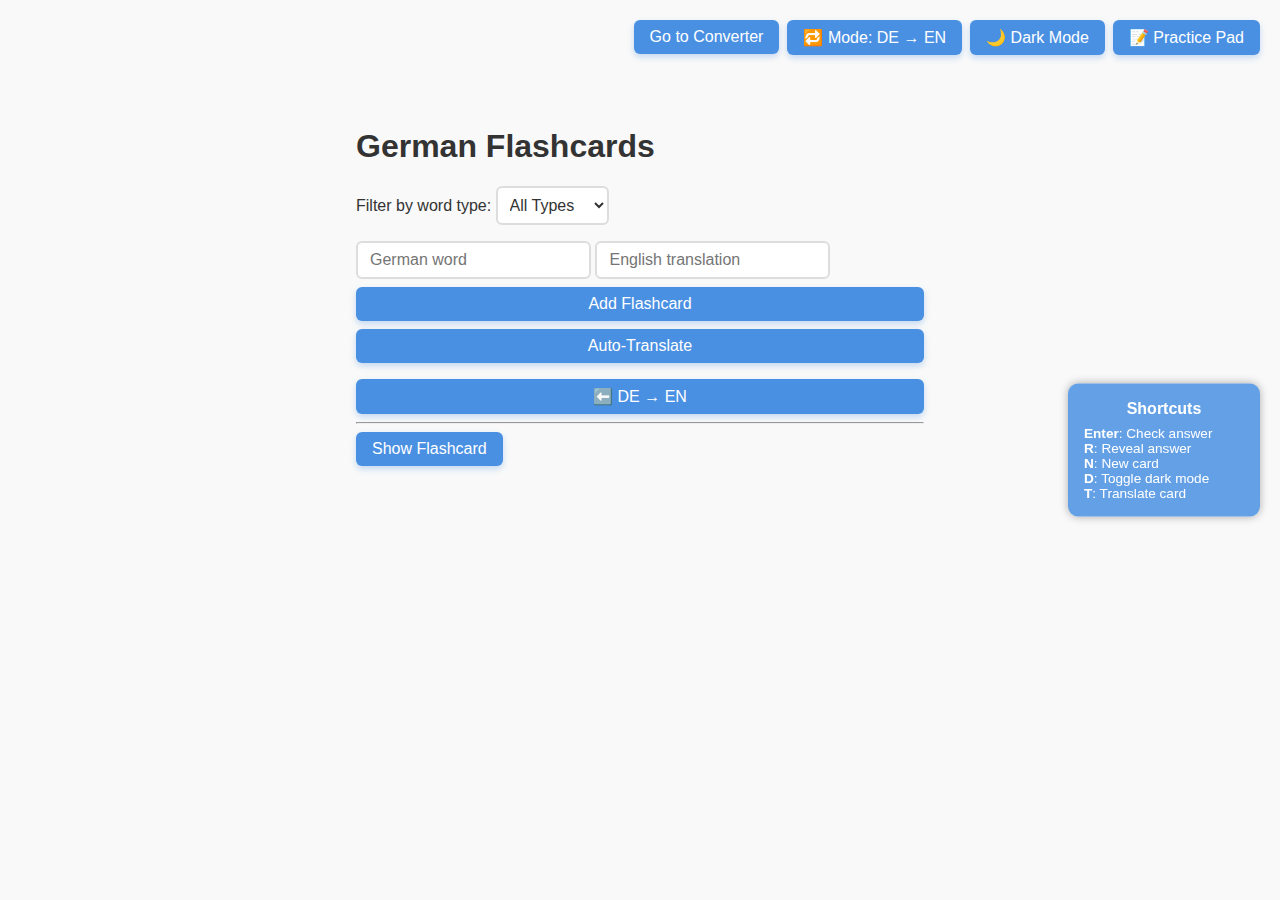
<file: index.html>
<!DOCTYPE html>
<html lang="en">
<head>
  <meta charset="UTF-8" />
  <meta name="viewport" content="width=device-width, initial-scale=1" />
  <title>German Flashcards</title>
  <link rel="stylesheet" href="style.css" />
  <style>
    .top-right-button {
      position: absolute;
      top: 20px;
      right: 20px;
      display: flex;
      gap: 0.5rem;
      z-index: 1000;
    }
    .filter-container {
      margin: 1rem 0;
    }
    select {
      padding: 0.5rem;
      border-radius: 6px;
      border: 2px solid var(--input-border);
      background-color: var(--input-bg);
      color: var(--text-color);
      font-size: 1rem;
    }
    .translate-toggle {
      margin-top: 0.5rem;
    }
  </style>
</head>
<body>
  <div class="top-right-button">
    <a href="converter.html"><button>Go to Converter</button></a>
    <button id="toggleModeBtn" onclick="toggleMode()">🔁 Mode: DE → EN</button>
    <button id="darkModeBtn" onclick="toggleDarkMode()">🌙 Dark Mode</button>
    <a href="practice.html"><button>📝 Practice Pad</button></a>
  </div>

  <div class="container" style="max-width:600px; margin: 5rem auto 2rem auto; padding: 0 1rem;">
    <h1>German Flashcards</h1>

    <div class="filter-container">
      <label for="typeFilter">Filter by word type:</label>
      <select id="typeFilter" onchange="filterFlashcards()">
        <option value="all">All Types</option>
        <option value="noun">Nouns</option>
        <option value="verb">Verbs</option>
        <option value="adjective">Adjectives</option>
        <option value="other">Other</option>
      </select>
    </div>

    <div class="card-input">
      <input type="text" id="german" placeholder="German word" />
      <input type="text" id="english" placeholder="English translation" />
      <div class="button-group" style="margin-top: 0.5rem;">
        <button onclick="addCard()">Add Flashcard</button>
        <button onclick="translateInput()">Auto-Translate</button>
        <button id="translateToggleBtn" class="translate-toggle" onclick="toggleTranslateDirection()">⬅️ DE → EN</button>
      </div>
    </div>

    <hr />

    <div class="practice">
      <button onclick="showRandomCard()">Show Flashcard</button>
      <p id="german-word" class="flashcard-word"></p>

      <div id="answer-mode" style="display: none; margin-top: 1.5rem;">
        <input type="text" id="userInput" placeholder="Type English translation" autocomplete="off" />
        <div class="button-group" style="margin-top: 1rem;">
          <button onclick="checkAnswer()">Check Answer</button>
          <button onclick="showRandomCard()">Next Flashcard</button>
        </div>
        <p id="feedback" style="margin-top: 0.75rem;"></p>
      </div>

      <div id="reveal-mode" style="display: none;">
        <button onclick="revealAnswer()">Reveal Answer</button>
        <p id="english-word"></p>
      </div>
    </div>

    <div id="shortcuts" style="position: fixed; top: 50%; right: 10px; transform: translateY(-50%); background: rgba(74, 144, 226, 0.85); color: white; padding: 1rem; border-radius: 10px; font-family: Arial, sans-serif; font-size: 0.85rem; width: 160px; box-shadow: 0 0 8px rgba(0,0,0,0.3); user-select: none; z-index: 9999;">
      <h3 style="margin-top:0; margin-bottom:0.5rem; font-weight:700; font-size:1rem; text-align:center;">Shortcuts</h3>
      <ul style="list-style:none; padding:0; margin:0;">
        <li><b>Enter</b>: Check answer</li>
        <li><b>R</b>: Reveal answer</li>
        <li><b>N</b>: New card</li>
        <li><b>D</b>: Toggle dark mode</li>
        <li><b>T</b>: Translate card</li>
      </ul>
    </div>
  </div>

  <script src="script.js"></script>
</body>
</html>
</file>
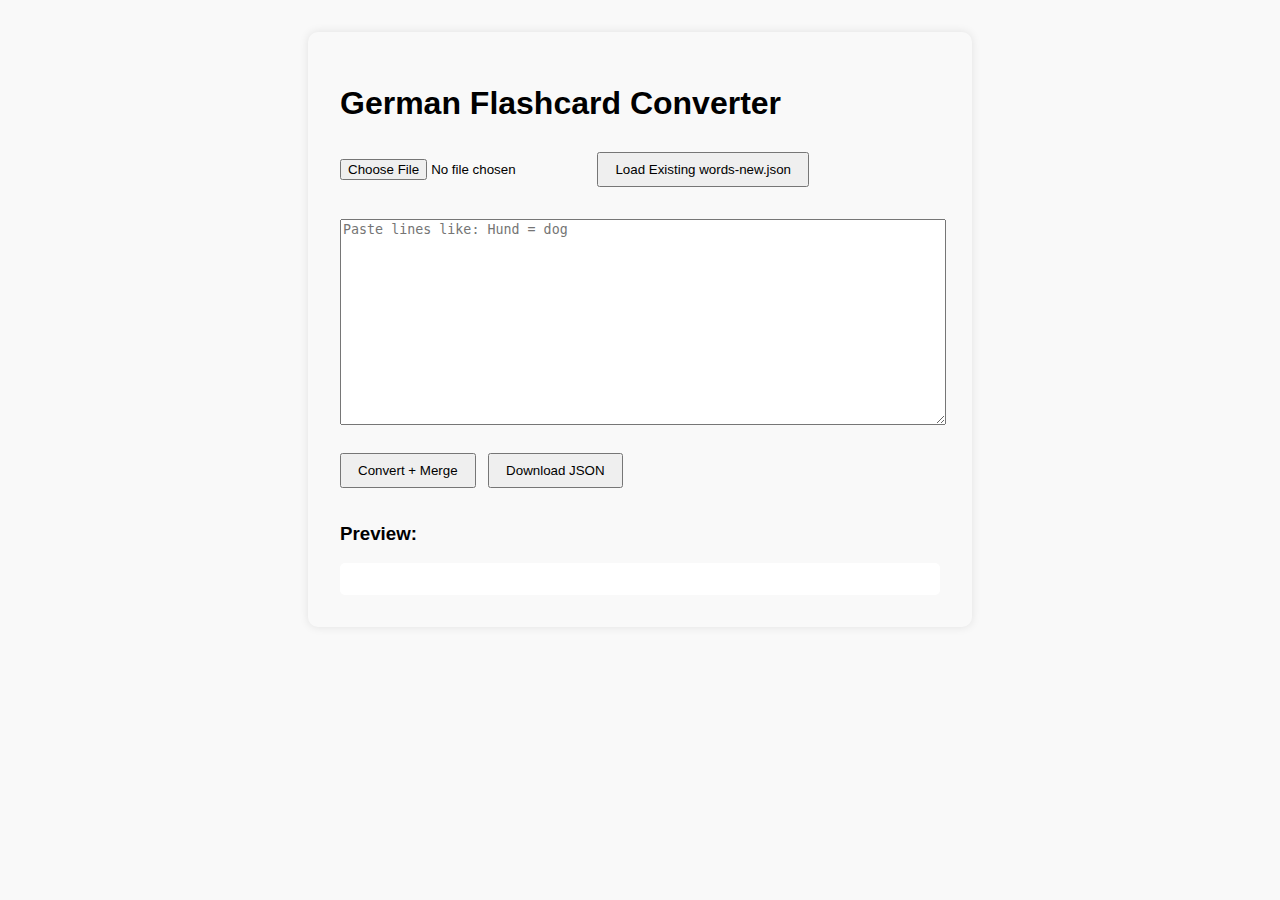
<file: converter.html>
<!DOCTYPE html>
<html lang="en">
<head>
  <meta charset="UTF-8">
  <title>German Flashcard Converter</title>
  <style>
    body {
      font-family: sans-serif;
      max-width: 600px;
      margin: 2rem auto;
      padding: 2rem;
      background: #f9f9f9;
      border-radius: 10px;
      box-shadow: 0 0 10px rgba(0,0,0,0.1);
    }
    textarea {
      width: 100%;
      height: 200px;
      margin: 1rem 0;
    }
    button {
      padding: 0.5rem 1rem;
      margin: 0.5rem 0.5rem 1rem 0;
      cursor: pointer;
    }
    #output {
      white-space: pre;
      background: #fff;
      padding: 1rem;
      border-radius: 5px;
      font-family: monospace;
    }
  </style>
</head>
<body>
  <h1>German Flashcard Converter</h1>

  <input type="file" id="fileInput" accept=".json">
  <button onclick="loadExisting()">Load Existing words-new.json</button>

  <textarea id="inputText" placeholder="Paste lines like: Hund = dog"></textarea>
  <button onclick="convert()">Convert + Merge</button>
  <button onclick="download()">Download JSON</button>

  <h3>Preview:</h3>
  <div id="output"></div>

  <script>
    let existing = [];

    function loadExisting() {
      const file = document.getElementById("fileInput").files[0];
      if (!file) return alert("Select a words-new.json file first.");
      const reader = new FileReader();
      reader.onload = e => {
        try {
          existing = JSON.parse(e.target.result);
          alert(`Loaded ${existing.length} existing flashcards.`);
        } catch {
          alert("Invalid JSON file.");
        }
      };
      reader.readAsText(file);
    }

    function convert() {
      const input = document.getElementById("inputText").value.trim();
      if (!input) return alert("Paste some text first.");

      const lines = input.split("\n");
      const newCards = [];

      for (const line of lines) {
        const [german, english] = line.split("=");
        if (german && english) {
          const g = german.trim();
          const e = english.trim();

          const exists = existing.some(card => card.german.toLowerCase() === g.toLowerCase());
          if (!exists) {
            newCards.push({ german: g, english: e });
          }
        }
      }

      if (newCards.length === 0) {
        alert("No new flashcards to add (all duplicates).");
      } else {
        existing = existing.concat(newCards);
        alert(`Added ${newCards.length} new flashcards.`);
      }

      document.getElementById("output").textContent = JSON.stringify(existing, null, 2);
    }

    function download() {
      if (!existing.length) return alert("Nothing to download.");
      const blob = new Blob([JSON.stringify(existing, null, 2)], { type: "application/json" });
      const a = document.createElement("a");
      a.href = URL.createObjectURL(blob);
      a.download = "words.json";
      a.click();
    }
  </script>
</body>
</html>
</file>
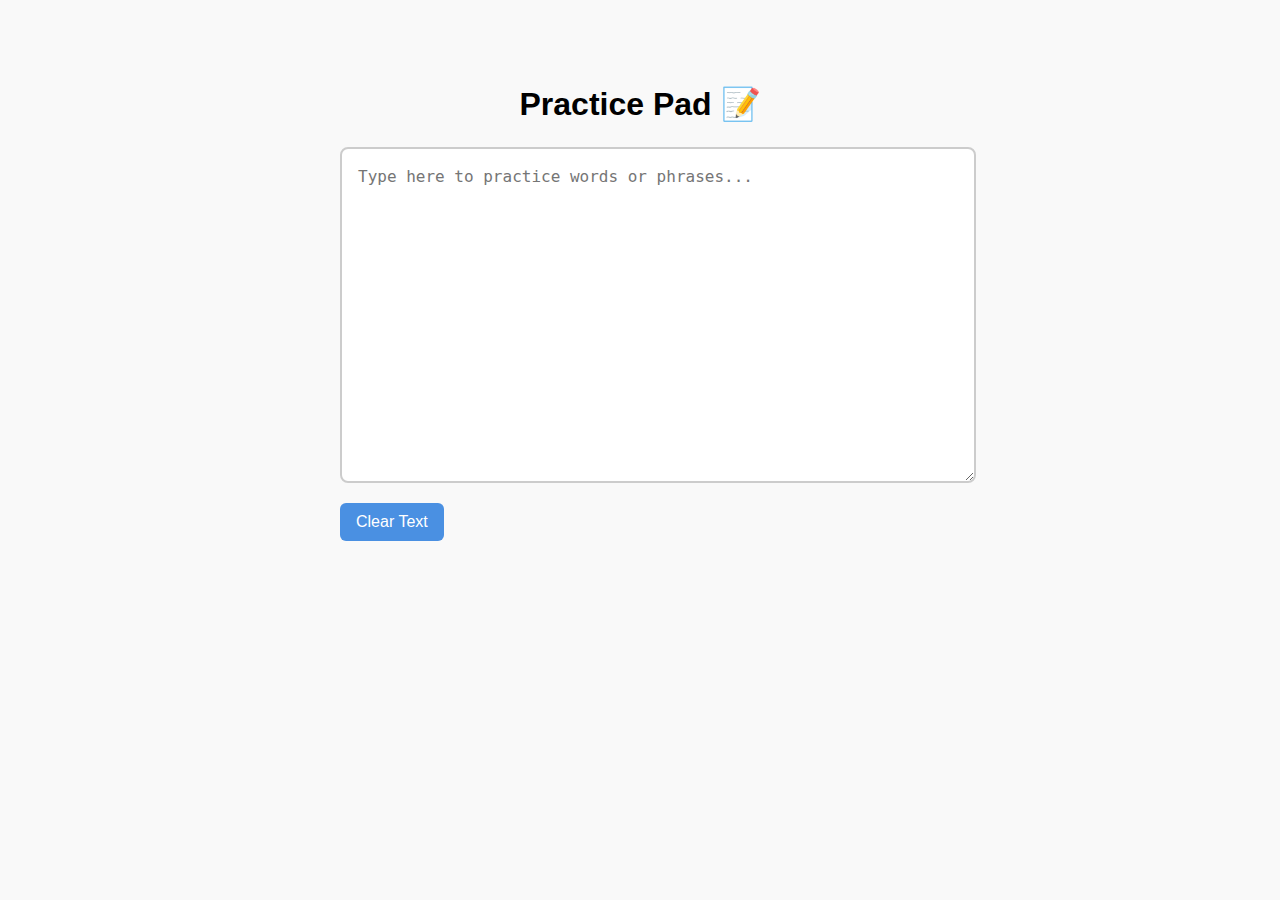
<file: practice.html>
<!DOCTYPE html>
<html lang="en">
<head>
  <meta charset="UTF-8" />
  <meta name="viewport" content="width=device-width, initial-scale=1" />
  <title>Practice Pad</title>
  <style>
    body {
      font-family: Arial, sans-serif;
      max-width: 600px;
      margin: 3rem auto;
      padding: 1rem;
      background-color: #f9f9f9;
    }

    h1 {
      text-align: center;
      margin-bottom: 1.5rem;
    }

    textarea {
      width: 100%;
      height: 300px;
      padding: 1rem;
      font-size: 1rem;
      line-height: 1.5;
      border-radius: 8px;
      border: 2px solid #ccc;
      resize: vertical;
    }

    button {
      margin-top: 1rem;
      padding: 0.6rem 1rem;
      font-size: 1rem;
      background-color: #4a90e2;
      color: white;
      border: none;
      border-radius: 6px;
      cursor: pointer;
    }

    button:hover {
      background-color: #357ABD;
    }
  </style>
</head>
<body>
  <h1>Practice Pad 📝</h1>

  <textarea id="practiceArea" placeholder="Type here to practice words or phrases..."></textarea>
  <button onclick="clearText()">Clear Text</button>

  <script>
    function clearText() {
      document.getElementById('practiceArea').value = '';
    }
  </script>
</body>
</html>
</file>
<file: style.css>
:root {
  --bg-color: #f9f9f9;
  --text-color: #333;
  --input-bg: #fff;
  --input-border: #ddd;
  --button-bg: #4a90e2;
  --button-hover-bg: #357ABD;
  --button-text: #fff;
}

body.dark-mode {
  --bg-color: #1e1e1e;
  --text-color: #eee;
  --input-bg: #333;
  --input-border: #555;
  --button-bg: #555;           /* darker, muted blue for buttons */
  --button-hover-bg: #777;     /* slightly lighter hover */
  --button-text: #eee;         /* light text on dark buttons */
}

body {
  background-color: var(--bg-color);
  color: var(--text-color);
  font-family: 'Segoe UI', Tahoma, Geneva, Verdana, sans-serif;
  max-width: 600px;
  margin: 2rem auto;
  padding: 1rem;
  transition: background-color 0.3s ease, color 0.3s ease;
}

input,
#userInput {
  background-color: var(--input-bg);
  color: var(--text-color);
  border: 2px solid var(--input-border);
  border-radius: 6px;
  padding: 0.5rem 0.75rem;
  font-size: 1rem;
  transition: border-color 0.3s ease, background-color 0.3s ease, color 0.3s ease;
}

input:focus,
#userInput:focus {
  border-color: #4a90e2;
  outline: none;
  box-shadow: 0 0 6px rgba(74, 144, 226, 0.5);
  background-color: var(--input-bg);
  color: var(--text-color);
}

button {
  background-color: var(--button-bg);
  color: var(--button-text);
  border: none;
  border-radius: 6px;
  padding: 0.5rem 1rem;
  font-size: 1rem;
  cursor: pointer;
  box-shadow: 0 3px 6px rgba(74, 144, 226, 0.3);
  transition: background-color 0.3s ease, color 0.3s ease;
}

button:hover {
  background-color: var(--button-hover-bg);
}

.button-group {
  display: flex;
  flex-direction: column;
  gap: 0.5rem;
  margin-top: 1rem;
}

#shortcuts {
  right: 20px !important; /* Adds breathing room from the right */
}
</file>
